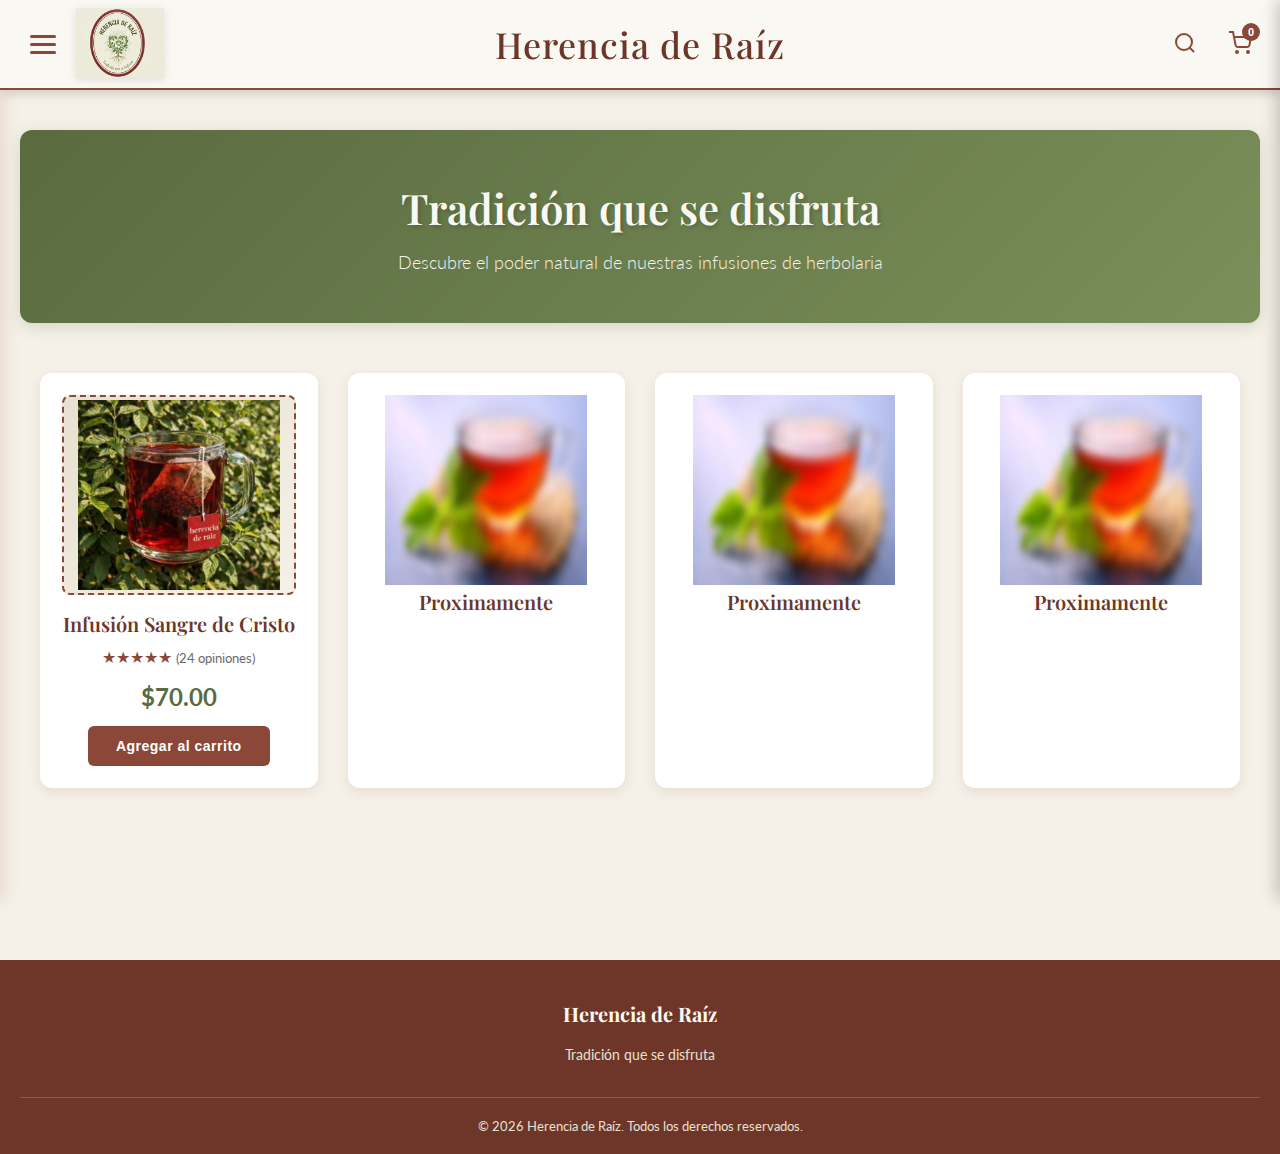
<file: index.html>
<!DOCTYPE html>
<html lang="es">
<head>
    <meta charset="UTF-8">
    <meta name="viewport" content="width=device-width, initial-scale=1.0">
    <title>Herencia de Raíz - Herbolaria Natural</title>
    <link rel="stylesheet" href="styles.css">
    <link href="https://fonts.googleapis.com/css2?family=Playfair+Display:wght@400;500;600&family=Lato:wght@300;400;700&display=swap" rel="stylesheet">
</head>
<body>

<!-- TOGGLE -->
<input type="checkbox" id="menu-toggle">

<header class="header">
    <label for="menu-toggle" class="hamburger">
        <span></span>
        <span></span>
        <span></span>
    </label>

    <div class="logo">
        <img src="logo2.jpg" alt="Herencia de Raíz Logo">
    </div>

    <h1 class="titulo">Herencia de Raíz</h1>

    <div class="header-icons">
        <button class="icon-btn" id="search-btn" title="Buscar productos">
            <svg width="24" height="24" viewBox="0 0 24 24" fill="none" stroke="currentColor" stroke-width="2">
                <circle cx="11" cy="11" r="8"></circle>
                <path d="m21 21-4.35-4.35"></path>
            </svg>
        </button>
        <button class="icon-btn" id="cart-btn" title="Carrito de compras">
            <svg width="24" height="24" viewBox="0 0 24 24" fill="none" stroke="currentColor" stroke-width="2">
                <circle cx="9" cy="21" r="1"></circle>
                <circle cx="20" cy="21" r="1"></circle>
                <path d="M1 1h4l2.68 13.39a2 2 0 0 0 2 1.61h9.72a2 2 0 0 0 2-1.61L23 6H6"></path>
            </svg>
            <span class="cart-count" id="cart-count">0</span>
        </button>
    </div>
</header>

<nav class="side-menu">
    <a href="index.html">PRODUCTOS</a>
    <a href="quienes.html">QUIÉNES SOMOS</a>
    <a href="contactanos.html">CONTÁCTANOS</a>
</nav>

<!-- BARRA DE BÚSQUEDA -->
<div class="search-bar" id="search-bar">
    <div class="search-container">
        <input type="text" id="search-input" placeholder="Buscar productos...">
        <button class="search-close" id="search-close">✕</button>
    </div>
</div>

<!-- CARRITO LATERAL -->
<div class="cart-sidebar" id="cart-sidebar">
    <div class="cart-header">
        <h3>Carrito de Compras</h3>
        <button class="cart-close" id="cart-close">✕</button>
    </div>
    <div class="cart-items" id="cart-items">
        <p class="empty-cart">Tu carrito está vacío</p>
    </div>
    <div class="cart-footer">
        <div class="cart-total">
            <span>Total:</span>
            <span id="cart-total">$0.00</span>
        </div>
        <button class="btn-checkout" id="btn-checkout">Proceder al pago</button>
    </div>
</div>

<!-- OVERLAY -->
<div class="overlay" id="overlay"></div>

<!-- MODAL DE CONFIRMACIÓN -->
<div class="modal" id="confirmation-modal">
    <div class="modal-content">
        <h3>Confirmación de compra</h3>
        <p>¿Deseas confirmar tu compra?</p>
        <div class="modal-buttons">
            <button class="btn-modal btn-cancel" id="btn-cancel">Cancelar</button>
            <button class="btn-modal btn-confirm" id="btn-confirm">Confirmar</button>
        </div>
    </div>
</div>

<!-- MODAL DE ÉXITO -->
<div class="modal" id="success-modal">
    <div class="modal-content success">
        <div class="success-icon">✓</div>
        <h3>¡Compra realizada exitosamente!</h3>
        <p>Gracias por tu compra. Recibirás un correo con los detalles.</p>
        <button class="btn-modal btn-confirm" id="btn-close-success">Aceptar</button>
    </div>
</div>

<main class="main">
    <section class="hero">
        <h2>Tradición que se disfruta</h2>
        <p>Descubre el poder natural de nuestras infusiones de herbolaria</p>
    </section>

    <section class="products">
        <div class="product" data-name="Infusión Sangre de Cristo" data-price="70.00">
            <div class="img">
                <img src="producto1.png" alt="Infusión" width="202" height="190">
            </div>
            <h4>Infusión Sangre de Cristo</h4>
            <p class="rating">★★★★★ <span>(24 opiniones)</span></p>
            <p class="price">$70.00</p>
            <button class="btn-add">Agregar al carrito</button>
        </div>

        <div class="product" data-name="Té Herbal Premium" data-price="0.0">
           <img src="producto2.jpeg" alt="Infusión" width="202" height="190">
            <h4>Proximamente</h4>
            <p class="rating"><span></span></p>
             <!--  <p class="price">$75.00</p> 
            <button class="btn-add">Agregar al carrito</button>-->
        </div>

        <div class="product" data-name="SN" data-price="0.00">
        <img src="producto2.jpeg" alt="Infusión" width="202" height="190">
            <h4>Proximamente</h4>
            <p class="rating"><span></span></p>
            <!--  <p class="price">$75.00</p> 
            <button class="btn-add">Agregar al carrito</button>-->
        </div>

        <div class="product" data-name="SN" data-price="0.00">
             <img src="producto2.jpeg" alt="Infusión" width="202" height="190">
            <h4>Proximamente</h4>
            <p class="rating"><span></span></p>
            <!--  <p class="price">$75.00</p> 
            <button class="btn-add">Agregar al carrito</button>-->
        </div>
    </section>
</main>

<footer class="footer">
    <div class="footer-content">
        <div class="footer-section">
            <h3>Herencia de Raíz</h3>
            <p>Tradición que se disfruta</p>
        </div>

    </div>
    <div class="footer-bottom">
        <p>&copy; 2026 Herencia de Raíz. Todos los derechos reservados.</p>
    </div>
</footer>

<script>
// ========== CARRITO DE COMPRAS ==========
let cart = [];

// Elementos
const cartBtn = document.getElementById('cart-btn');
const cartSidebar = document.getElementById('cart-sidebar');
const cartClose = document.getElementById('cart-close');
const cartItems = document.getElementById('cart-items');
const cartCount = document.getElementById('cart-count');
const cartTotal = document.getElementById('cart-total');
const overlay = document.getElementById('overlay');
const addToCartBtns = document.querySelectorAll('.btn-add');

// Abrir/cerrar carrito
cartBtn.addEventListener('click', () => {
    cartSidebar.classList.add('active');
    overlay.classList.add('active');
});

cartClose.addEventListener('click', closeCart);
overlay.addEventListener('click', () => {
    closeCart();
    closeSearch();
});

function closeCart() {
    cartSidebar.classList.remove('active');
    overlay.classList.remove('active');
}

// Agregar al carrito
addToCartBtns.forEach(btn => {
    btn.addEventListener('click', (e) => {
        const productEl = e.target.closest('.product');
        const name = productEl.getAttribute('data-name');
        const price = parseFloat(productEl.getAttribute('data-price'));
        
        addToCart(name, price);
    });
});

function addToCart(name, price) {
    const existingItem = cart.find(item => item.name === name);
    
    if (existingItem) {
        existingItem.quantity++;
    } else {
        cart.push({ name, price, quantity: 1 });
    }
    
    updateCart();
}

function removeFromCart(index) {
    cart.splice(index, 1);
    updateCart();
}

function updateCart() {
    cartCount.textContent = cart.reduce((sum, item) => sum + item.quantity, 0);
    
    if (cart.length === 0) {
        cartItems.innerHTML = '<p class="empty-cart">Tu carrito está vacío</p>';
        cartTotal.textContent = '$0.00';
        return;
    }
    
    let total = 0;
    cartItems.innerHTML = cart.map((item, index) => {
        const itemTotal = item.price * item.quantity;
        total += itemTotal;
        return `
            <div class="cart-item">
                <div class="cart-item-info">
                    <h4>${item.name}</h4>
                    <p>$${item.price.toFixed(2)} x ${item.quantity}</p>
                </div>
                <div class="cart-item-actions">
                    <span class="cart-item-total">$${itemTotal.toFixed(2)}</span>
                    <button class="cart-item-remove" onclick="removeFromCart(${index})">✕</button>
                </div>
            </div>
        `;
    }).join('');
    
    cartTotal.textContent = `$${total.toFixed(2)}`;
}

// ========== BUSCADOR ==========
const searchBtn = document.getElementById('search-btn');
const searchBar = document.getElementById('search-bar');
const searchInput = document.getElementById('search-input');
const searchClose = document.getElementById('search-close');
const products = document.querySelectorAll('.product');

searchBtn.addEventListener('click', () => {
    searchBar.classList.add('active');
    searchInput.focus();
});

searchClose.addEventListener('click', closeSearch);

function closeSearch() {
    searchBar.classList.remove('active');
    searchInput.value = '';
    products.forEach(p => p.style.display = 'block');
}

searchInput.addEventListener('input', (e) => {
    const searchTerm = e.target.value.toLowerCase();
    
    products.forEach(product => {
        const productName = product.getAttribute('data-name').toLowerCase();
        if (productName.includes(searchTerm)) {
            product.style.display = 'block';
        } else {
            product.style.display = 'none';
        }
    });
});

// ========== PROCEDER AL PAGO ==========
const checkoutBtn = document.getElementById('btn-checkout');
const confirmationModal = document.getElementById('confirmation-modal');
const successModal = document.getElementById('success-modal');
const btnCancel = document.getElementById('btn-cancel');
const btnConfirm = document.getElementById('btn-confirm');
const btnCloseSuccess = document.getElementById('btn-close-success');

checkoutBtn.addEventListener('click', () => {
    // Verificar que hay productos en el carrito
    if (cart.length === 0) {
        alert('Tu carrito está vacío. Agrega productos antes de proceder al pago.');
        return;
    }
    
    // Mostrar modal de confirmación
    confirmationModal.classList.add('active');
    overlay.classList.add('active');
});

// Botón Cancelar en modal de confirmación
btnCancel.addEventListener('click', () => {
    confirmationModal.classList.remove('active');
    overlay.classList.remove('active');
});

// Botón Confirmar en modal de confirmación
btnConfirm.addEventListener('click', () => {
    // Ocultar modal de confirmación
    confirmationModal.classList.remove('active');
    
    // Mostrar modal de éxito
    successModal.classList.add('active');
    
    // Vaciar el carrito
    cart = [];
    updateCart();
    
    // Cerrar el carrito
    closeCart();
});

// Botón Aceptar en modal de éxito
btnCloseSuccess.addEventListener('click', () => {
    successModal.classList.remove('active');
    overlay.classList.remove('active');
});


</script>

</body>
</html>
</file>
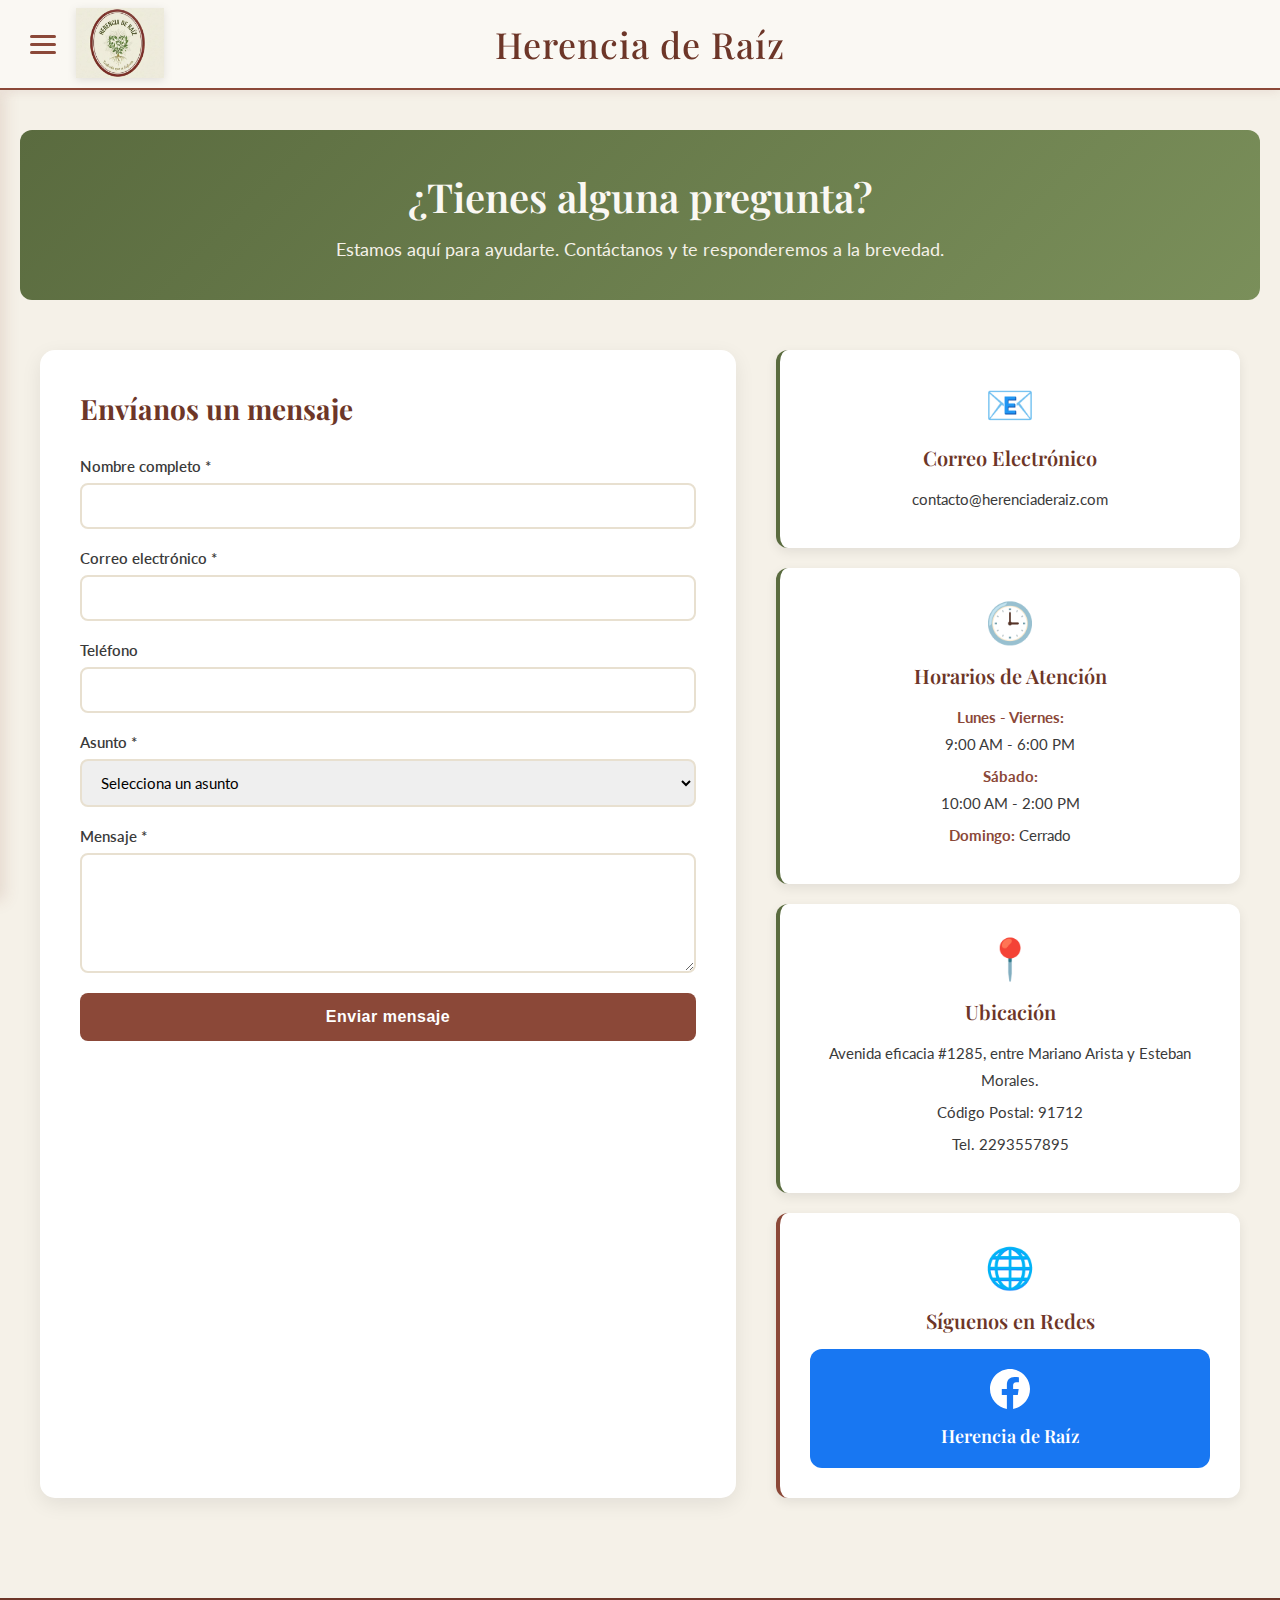
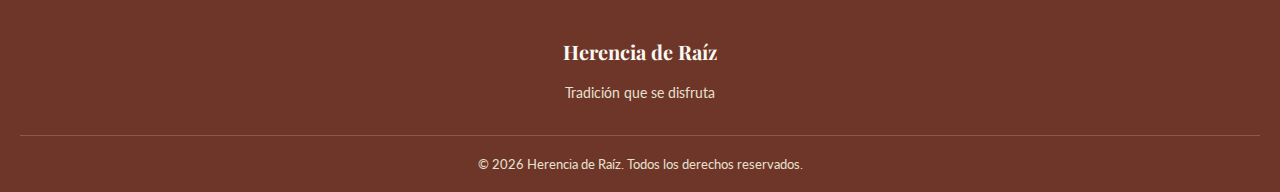
<file: contactanos.html>
<!DOCTYPE html>
<html lang="es">
<head>
    <meta charset="UTF-8">
    <meta name="viewport" content="width=device-width, initial-scale=1.0">
    <title>Contáctanos - Herencia de Raíz</title>
    <link rel="stylesheet" href="styles.css">
    <link href="https://fonts.googleapis.com/css2?family=Playfair+Display:wght@400;500;600&family=Lato:wght@300;400;700&display=swap" rel="stylesheet">
</head>
<body>

<!-- TOGGLE -->
<input type="checkbox" id="menu-toggle">

<header class="header">
    <label for="menu-toggle" class="hamburger">
        <span></span>
        <span></span>
        <span></span>
    </label>

    <div class="logo">
        <img src="logo2.jpg" alt="Herencia de Raíz Logo">
    </div>

    <h1 class="titulo">Herencia de Raíz</h1>
</header>

<nav class="side-menu">
    <a href="index.html">PRODUCTOS</a>
    <a href="quienes.html">QUIÉNES SOMOS</a>
    <a href="contactanos.html">CONTÁCTANOS</a>
</nav>

<main class="main">
    <!-- TÍTULO PRINCIPAL -->
    <section class="contacto-hero">
        <h2>¿Tienes alguna pregunta?</h2>
        <p>Estamos aquí para ayudarte. Contáctanos y te responderemos a la brevedad.</p>
    </section>

    <!-- CONTENEDOR PRINCIPAL -->
    <div class="contacto-container">
        
        <!-- FORMULARIO DE CONTACTO -->
        <section class="formulario-section">
            <h3>Envíanos un mensaje</h3>
            <form id="contact-form" class="contact-form">
                <div class="form-group">
                    <label for="nombre">Nombre completo *</label>
                    <input type="text" id="nombre" name="nombre" required>
                </div>

                <div class="form-group">
                    <label for="email">Correo electrónico *</label>
                    <input type="email" id="email" name="email" required>
                </div>

                <div class="form-group">
                    <label for="telefono">Teléfono</label>
                    <input type="tel" id="telefono" name="telefono">
                </div>

                <div class="form-group">
                    <label for="asunto">Asunto *</label>
                    <select id="asunto" name="asunto" required>
                        <option value="">Selecciona un asunto</option>
                        <option value="consulta">Consulta sobre productos</option>
                        <option value="pedido">Estado de mi pedido</option>
                        <option value="sugerencia">Sugerencias</option>
                        <option value="otro">Otro</option>
                    </select>
                </div>

                <div class="form-group">
                    <label for="mensaje">Mensaje *</label>
                    <textarea id="mensaje" name="mensaje" rows="5" required></textarea>
                </div>

                <button type="submit" class="btn-submit">Enviar mensaje</button>
            </form>
            <div id="form-message" class="form-message"></div>
        </section>

        <!-- INFORMACIÓN DE CONTACTO -->
        <aside class="info-contacto">
            
            <!-- DATOS DE CONTACTO -->
            <div class="contacto-card">
                <div class="contacto-icon">📧</div>
                <h4>Correo Electrónico</h4>
                <p>contacto@herenciaderaiz.com</p>
            </div>

            <div class="contacto-card">
                <div class="contacto-icon">🕒</div>
                <h4>Horarios de Atención</h4>
                <p><strong>Lunes - Viernes:</strong><br>9:00 AM - 6:00 PM</p>
                <p><strong>Sábado:</strong><br>10:00 AM - 2:00 PM</p>
                <p><strong>Domingo:</strong> Cerrado</p>
            </div>

            <!-- UBICACIÓN -->
            <div class="contacto-card">
                <div class="contacto-icon">📍</div>
                <h4>Ubicación</h4>
                <p>Avenida eficacia #1285, entre Mariano Arista y Esteban Morales.</p>
                <p>Código Postal: 91712</p>
                <p>Tel. 2293557895</p>
            </div>

            <!-- REDES SOCIALES -->
            <div class="contacto-card redes-sociales">
                <div class="contacto-icon">🌐</div>
                <h4>Síguenos en Redes</h4>
                <div class="social-links">
                    <a href="https://www.facebook.com/share/179n9zHJHi/?mibextid=wwXIfr" class="social-card facebook-card" title="Facebook" target="_blank">
                        <svg width="40" height="40" viewBox="0 0 24 24" fill="currentColor">
                            <path d="M24 12.073c0-6.627-5.373-12-12-12s-12 5.373-12 12c0 5.99 4.388 10.954 10.125 11.854v-8.385H7.078v-3.47h3.047V9.43c0-3.007 1.792-4.669 4.533-4.669 1.312 0 2.686.235 2.686.235v2.953H15.83c-1.491 0-1.956.925-1.956 1.874v2.25h3.328l-.532 3.47h-2.796v8.385C19.612 23.027 24 18.062 24 12.073z"/>
                        </svg>
                        <span>Herencia de Raíz</span>
                    </a>
                </div>
            </div>

        </aside>
    </div>
</main>

<footer class="footer">
    <div class="footer-content">
        <div class="footer-section">
            <h3>Herencia de Raíz</h3>
            <p>Tradición que se disfruta</p>
        </div>

    </div>
    <div class="footer-bottom">
        <p>&copy; 2026 Herencia de Raíz. Todos los derechos reservados.</p>
    </div>
</footer>

<script>
// Validación y envío del formulario
document.getElementById('contact-form').addEventListener('submit', function(e) {
    e.preventDefault();
    
    const formMessage = document.getElementById('form-message');
    const nombre = document.getElementById('nombre').value;
    
    // Simulación de envío exitoso
    formMessage.innerHTML = `
        <div class="success-message">
            <strong>¡Gracias, ${nombre}!</strong><br>
            Tu mensaje ha sido enviado exitosamente. Nos pondremos en contacto contigo pronto.
        </div>
    `;
    
    // Limpiar formulario
    this.reset();
    
    // Ocultar mensaje después de 5 segundos
    setTimeout(() => {
        formMessage.innerHTML = '';
    }, 5000);
});
</script>

</body>
</html>
</file>
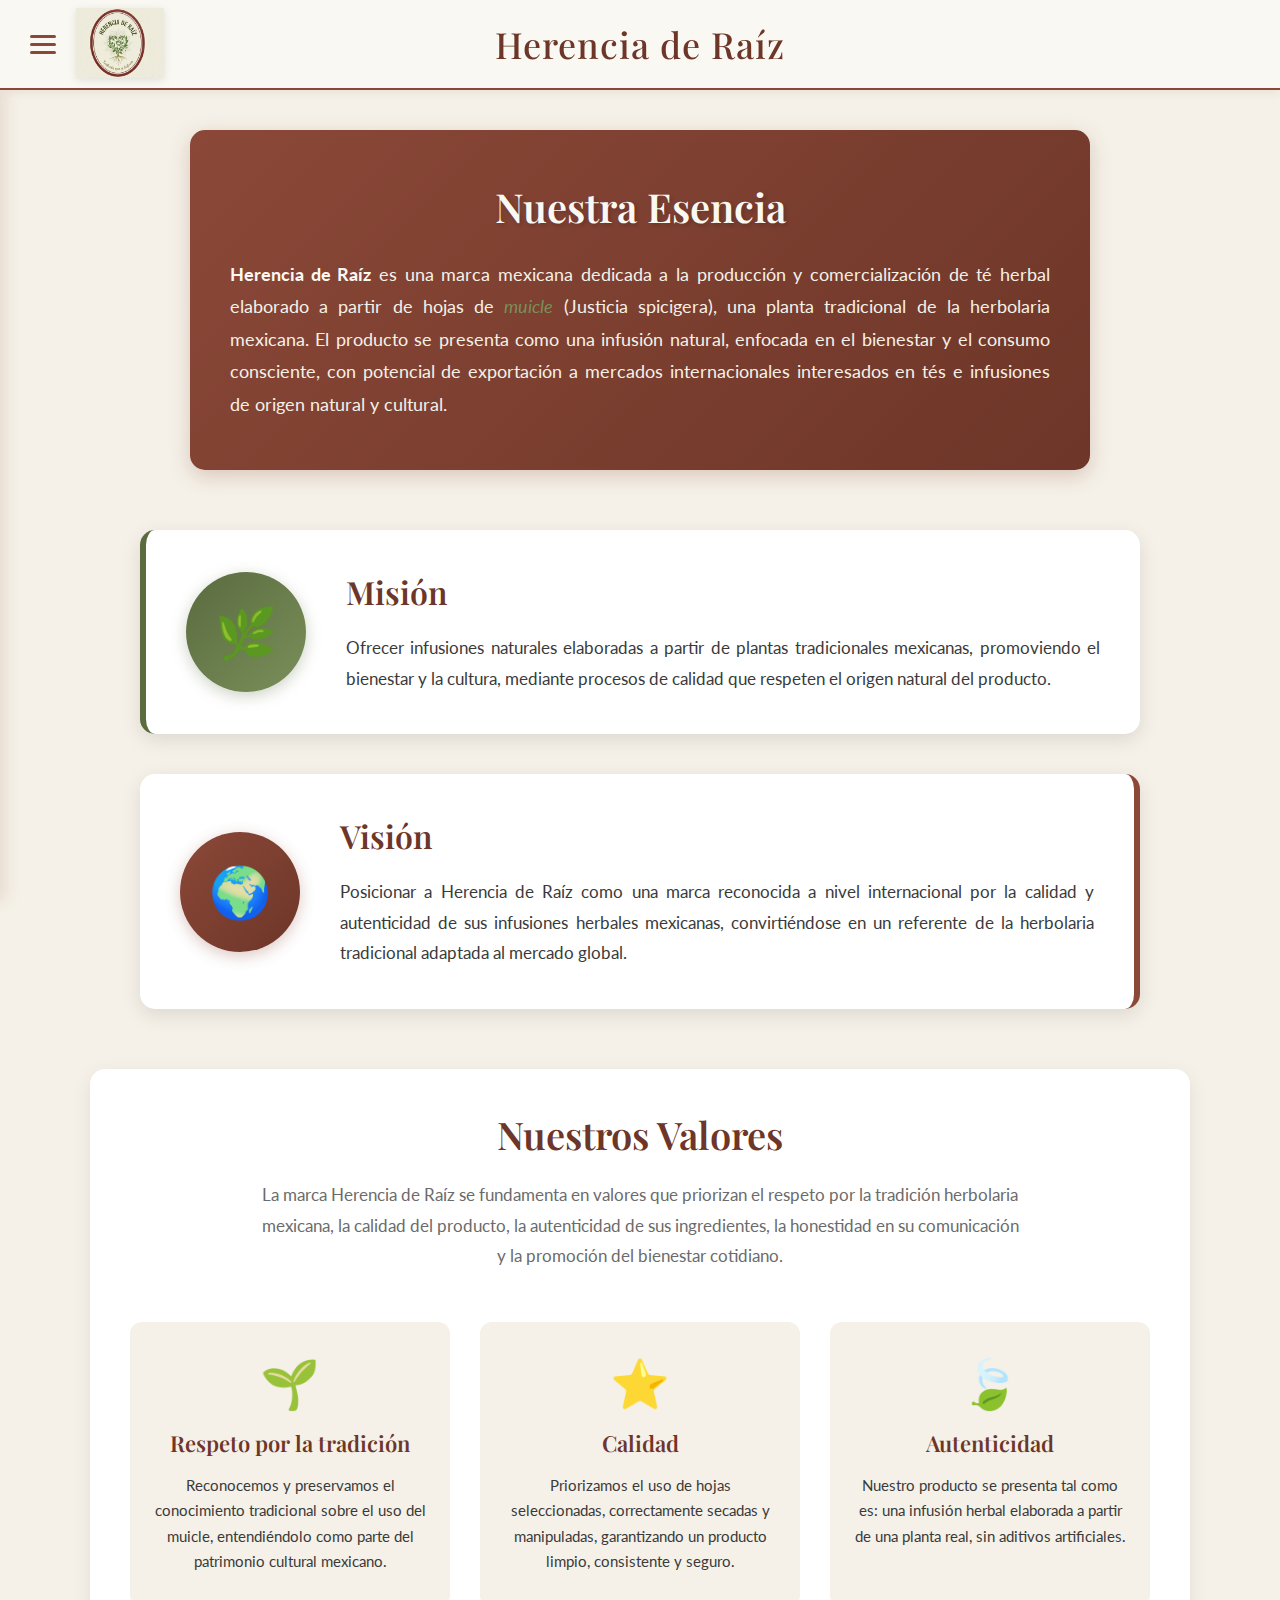
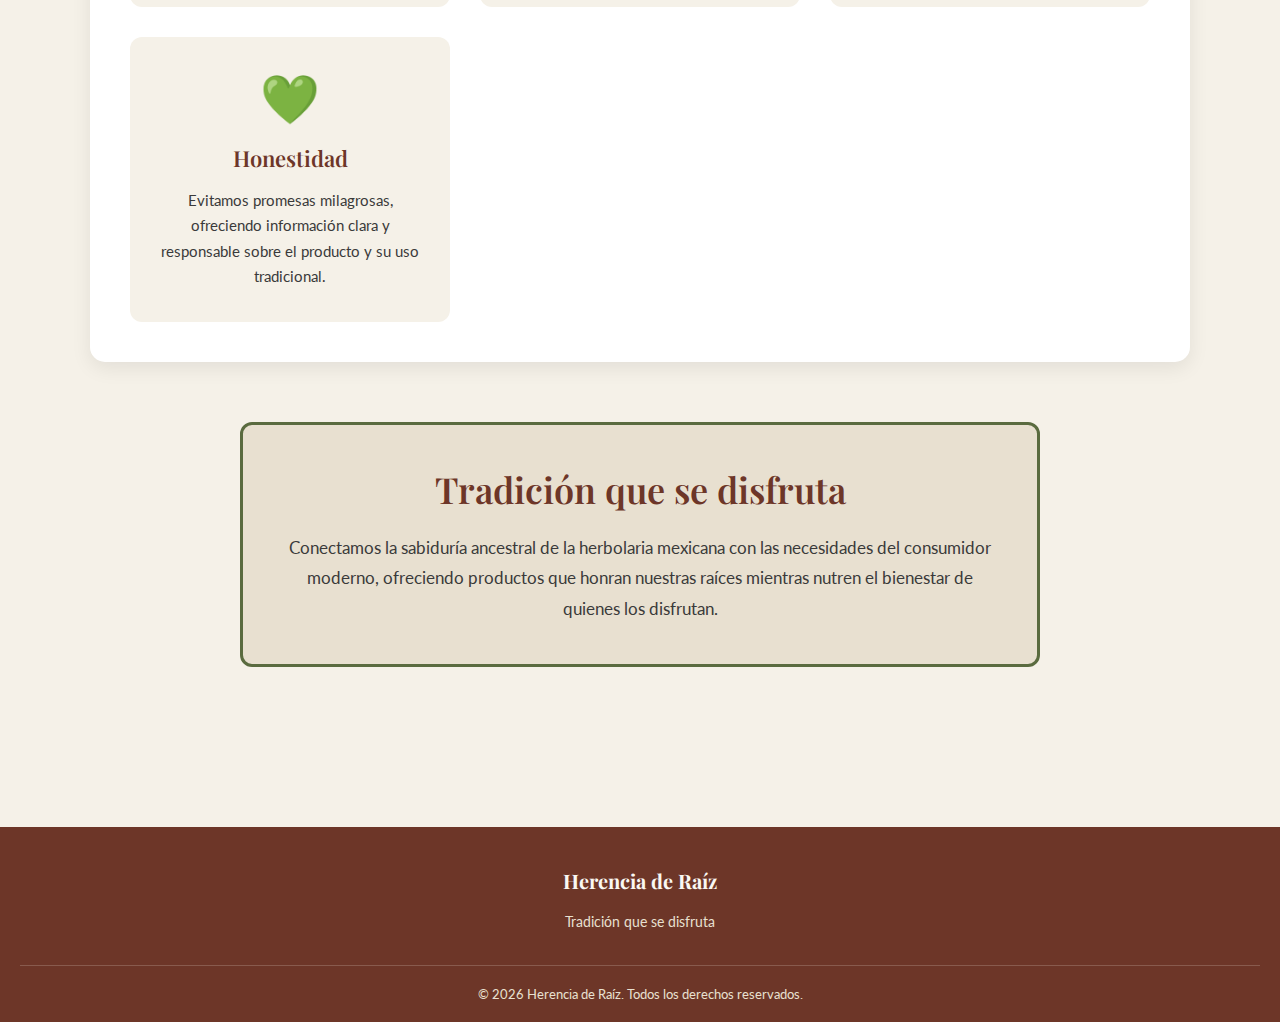
<file: quienes.html>
<!DOCTYPE html>
<html lang="es">
<head>
    <meta charset="UTF-8">
    <meta name="viewport" content="width=device-width, initial-scale=1.0">
    <title>Quiénes Somos - Herencia de Raíz</title>
    <link rel="stylesheet" href="styles.css">
    <link href="https://fonts.googleapis.com/css2?family=Playfair+Display:wght@400;500;600&family=Lato:wght@300;400;700&display=swap" rel="stylesheet">
</head>
<body>

<!-- TOGGLE -->
<input type="checkbox" id="menu-toggle">

<header class="header">
    <label for="menu-toggle" class="hamburger">
        <span></span>
        <span></span>
        <span></span>
    </label>

    <div class="logo">
        <img src="logo2.jpg" alt="Herencia de Raíz Logo">
    </div>

    <h1 class="titulo">Herencia de Raíz</h1>
</header>

<nav class="side-menu">
    <a href="index.html">PRODUCTOS</a>
    <a href="quienes.html">QUIÉNES SOMOS</a>
    <a href="contactanos.html">CONTÁCTANOS</a>
</nav>

<main class="main">
    <!-- OBJETIVO CENTRADO -->
    <section class="objetivo-section">
        <div class="objetivo-content">
            <h2>Nuestra Esencia</h2>
            <p class="objetivo-text">
                <strong>Herencia de Raíz</strong> es una marca mexicana dedicada a la producción y comercialización 
                de té herbal elaborado a partir de hojas de <em>muicle</em> (Justicia spicigera), una planta 
                tradicional de la herbolaria mexicana. El producto se presenta como una infusión natural, 
                enfocada en el bienestar y el consumo consciente, con potencial de exportación a mercados 
                internacionales interesados en tés e infusiones de origen natural y cultural.
            </p>
        </div>
    </section>

    <!-- MISIÓN - IZQUIERDA A DERECHA -->
    <section class="info-card left-to-right">
        <div class="card-icon">
            <div class="icon-circle">
                <span>🌿</span>
            </div>
        </div>
        <div class="card-content">
            <h3>Misión</h3>
            <p>
                Ofrecer infusiones naturales elaboradas a partir de plantas tradicionales mexicanas, 
                promoviendo el bienestar y la cultura, mediante procesos de calidad que respeten el 
                origen natural del producto.
            </p>
        </div>
    </section>

    <!-- VISIÓN - DERECHA A IZQUIERDA -->
    <section class="info-card right-to-left">
        <div class="card-content">
            <h3>Visión</h3>
            <p>
                Posicionar a Herencia de Raíz como una marca reconocida a nivel internacional por la 
                calidad y autenticidad de sus infusiones herbales mexicanas, convirtiéndose en un 
                referente de la herbolaria tradicional adaptada al mercado global.
            </p>
        </div>
        <div class="card-icon">
            <div class="icon-circle">
                <span>🌍</span>
            </div>
        </div>
    </section>

    <!-- SECCIÓN DE VALORES -->
    <section class="valores-section">
        <h2>Nuestros Valores</h2>
        <p class="valores-intro">
            La marca Herencia de Raíz se fundamenta en valores que priorizan el respeto por la 
            tradición herbolaria mexicana, la calidad del producto, la autenticidad de sus ingredientes, 
            la honestidad en su comunicación y la promoción del bienestar cotidiano.
        </p>
        
        <div class="valores-grid">
            <div class="valor-item">
                <div class="valor-icon">🌱</div>
                <h4>Respeto por la tradición</h4>
                <p>Reconocemos y preservamos el conocimiento tradicional sobre el uso del muicle, 
                entendiéndolo como parte del patrimonio cultural mexicano.</p>
            </div>

            <div class="valor-item">
                <div class="valor-icon">⭐</div>
                <h4>Calidad</h4>
                <p>Priorizamos el uso de hojas seleccionadas, correctamente secadas y manipuladas, 
                garantizando un producto limpio, consistente y seguro.</p>
            </div>

            <div class="valor-item">
                <div class="valor-icon">🍃</div>
                <h4>Autenticidad</h4>
                <p>Nuestro producto se presenta tal como es: una infusión herbal elaborada a partir 
                de una planta real, sin aditivos artificiales.</p>
            </div>

            <div class="valor-item">
                <div class="valor-icon">💚</div>
                <h4>Honestidad</h4>
                <p>Evitamos promesas milagrosas, ofreciendo información clara y responsable sobre 
                el producto y su uso tradicional.</p>
            </div>
        </div>
    </section>

    <!-- SECCIÓN ADICIONAL: TRADICIÓN -->
    <section class="tradicion-section">
        <h2>Tradición que se disfruta</h2>
        <p>
            Conectamos la sabiduría ancestral de la herbolaria mexicana con las necesidades del 
            consumidor moderno, ofreciendo productos que honran nuestras raíces mientras nutren 
            el bienestar de quienes los disfrutan.
        </p>
    </section>
</main>

<footer class="footer">
    <div class="footer-content">
        <div class="footer-section">
            <h3>Herencia de Raíz</h3>
            <p>Tradición que se disfruta</p>
        </div>

    </div>
    <div class="footer-bottom">
        <p>&copy; 2026 Herencia de Raíz. Todos los derechos reservados.</p>
    </div>
</footer>

</body>
</html>
</file>
<file: styles.css>
/* ================= RESET Y FUENTES ================= */
* {
    margin: 0;
    padding: 0;
    box-sizing: border-box;
}

body {
    font-family: 'Lato', sans-serif;
    background: #f5f1e8;
    color: #3a3a3a;
}

/* ================= VARIABLES DE COLOR (basadas en el logo) ================= */
:root {
    --tierra: #8b4838;
    --tierra-oscuro: #6d3628;
    --verde-oliva: #5a6b3f;
    --verde-claro: #7a8f5a;
    --beige: #f5f1e8;
    --beige-oscuro: #e8e0d0;
    --crema: #faf8f3;
    --texto-oscuro: #3a3a3a;
    --texto-claro: #6b6b6b;
}

/* ================= HEADER ================= */
.header {
    position: fixed;
    top: 0;
    width: 100%;
    height: 90px;
    background: var(--crema);
    display: flex;
    align-items: center;
    padding: 0 20px;
    z-index: 1000;
    border-bottom: 2px solid var(--tierra);
    box-shadow: 0 2px 10px rgba(139, 72, 56, 0.1);
}

.logo img {
    height: 70px;
    width: auto;
    margin-left: 10px;
    filter: drop-shadow(0 2px 4px rgba(0,0,0,0.1));
}

.titulo {
    position: absolute;
    left: 50%;
    transform: translateX(-50%);
    font-family: 'Playfair Display', serif;
    font-size: 36px;
    font-weight: 500;
    letter-spacing: 1px;
    margin: 0;
    color: var(--tierra-oscuro);
    white-space: nowrap;
}

/* ================= HEADER ICONS ================= */
.header-icons {
    margin-left: auto;
    display: flex;
    gap: 15px;
    align-items: center;
}

.icon-btn {
    position: relative;
    background: none;
    border: none;
    cursor: pointer;
    padding: 8px;
    color: var(--tierra);
    transition: all 0.3s ease;
    border-radius: 50%;
}

.icon-btn:hover {
    background: var(--beige-oscuro);
    color: var(--tierra-oscuro);
}

.cart-count {
    position: absolute;
    top: 0;
    right: 0;
    background: var(--tierra);
    color: white;
    border-radius: 50%;
    width: 18px;
    height: 18px;
    display: flex;
    align-items: center;
    justify-content: center;
    font-size: 11px;
    font-weight: bold;
}


/* ================= HAMBURGER ================= */
#menu-toggle {
    display: none;
}

/* ================= BARRA DE BÚSQUEDA ================= */
.search-bar {
    position: fixed;
    top: 90px;
    left: 0;
    right: 0;
    background: var(--crema);
    padding: 15px 20px;
    box-shadow: 0 4px 10px rgba(0,0,0,0.1);
    z-index: 950;
    transform: translateY(-100%);
    transition: transform 0.3s ease;
}

.search-bar.active {
    transform: translateY(0);
}

.search-container {
    max-width: 600px;
    margin: 0 auto;
    display: flex;
    gap: 10px;
    align-items: center;
}

#search-input {
    flex: 1;
    padding: 12px 20px;
    border: 2px solid var(--verde-oliva);
    border-radius: 25px;
    font-size: 16px;
    outline: none;
    font-family: 'Lato', sans-serif;
}

#search-input:focus {
    border-color: var(--tierra);
}

.search-close {
    background: var(--tierra);
    color: white;
    border: none;
    width: 35px;
    height: 35px;
    border-radius: 50%;
    cursor: pointer;
    font-size: 18px;
    display: flex;
    align-items: center;
    justify-content: center;
    transition: all 0.3s ease;
}

.search-close:hover {
    background: var(--tierra-oscuro);
    transform: rotate(90deg);
}

/* ================= CARRITO LATERAL ================= */
.cart-sidebar {
    position: fixed;
    top: 0;
    right: -380px;
    width: 380px;
    height: 100%;
    background: white;
    box-shadow: -4px 0 15px rgba(0,0,0,0.2);
    z-index: 1100;
    transition: right 0.3s ease;
    display: flex;
    flex-direction: column;
}

.cart-sidebar.active {
    right: 0;
}

.cart-header {
    display: flex;
    justify-content: space-between;
    align-items: center;
    padding: 20px;
    border-bottom: 2px solid var(--beige-oscuro);
    background: var(--crema);
}

.cart-header h3 {
    font-family: 'Playfair Display', serif;
    color: var(--tierra-oscuro);
    font-size: 22px;
    margin: 0;
}

.cart-close {
    background: var(--tierra);
    color: white;
    border: none;
    width: 30px;
    height: 30px;
    border-radius: 50%;
    cursor: pointer;
    font-size: 18px;
    display: flex;
    align-items: center;
    justify-content: center;
    transition: all 0.3s ease;
}

.cart-close:hover {
    background: var(--tierra-oscuro);
    transform: rotate(90deg);
}

.cart-items {
    flex: 1;
    overflow-y: auto;
    padding: 20px;
}

.empty-cart {
    text-align: center;
    color: var(--texto-claro);
    padding: 40px 20px;
    font-style: italic;
}

.cart-item {
    display: flex;
    justify-content: space-between;
    padding: 15px;
    background: var(--beige);
    border-radius: 8px;
    margin-bottom: 12px;
    border-left: 4px solid var(--verde-oliva);
}

.cart-item-info h4 {
    font-size: 16px;
    color: var(--tierra-oscuro);
    margin-bottom: 5px;
}

.cart-item-info p {
    font-size: 13px;
    color: var(--texto-claro);
}

.cart-item-actions {
    display: flex;
    flex-direction: column;
    align-items: flex-end;
    gap: 8px;
}

.cart-item-total {
    font-weight: bold;
    color: var(--verde-oliva);
    font-size: 16px;
}

.cart-item-remove {
    background: var(--tierra);
    color: white;
    border: none;
    width: 24px;
    height: 24px;
    border-radius: 50%;
    cursor: pointer;
    font-size: 14px;
    transition: all 0.3s ease;
}

.cart-item-remove:hover {
    background: var(--tierra-oscuro);
    transform: scale(1.1);
}

.cart-footer {
    padding: 20px;
    border-top: 2px solid var(--beige-oscuro);
    background: var(--crema);
}

.cart-total {
    display: flex;
    justify-content: space-between;
    font-size: 20px;
    font-weight: bold;
    color: var(--tierra-oscuro);
    margin-bottom: 15px;
}

.btn-checkout {
    width: 100%;
    background: var(--verde-oliva);
    color: white;
    border: none;
    padding: 14px;
    border-radius: 8px;
    font-weight: 600;
    font-size: 16px;
    cursor: pointer;
    transition: all 0.3s ease;
    letter-spacing: 0.5px;
}

.btn-checkout:hover {
    background: var(--verde-claro);
    transform: scale(1.02);
}

/* ================= OVERLAY ================= */
.overlay {
    position: fixed;
    top: 0;
    left: 0;
    width: 100%;
    height: 100%;
    background: rgba(0, 0, 0, 0.5);
    z-index: 850;
    opacity: 0;
    visibility: hidden;
    transition: all 0.3s ease;
}

.overlay.active {
    opacity: 1;
    visibility: visible;
}

/* ================= MODALES ================= */
.modal {
    position: fixed;
    top: 50%;
    left: 50%;
    transform: translate(-50%, -50%) scale(0.7);
    z-index: 1200;
    opacity: 0;
    visibility: hidden;
    transition: all 0.3s ease;
}

.modal.active {
    opacity: 1;
    visibility: visible;
    transform: translate(-50%, -50%) scale(1);
}

.modal-content {
    background: white;
    padding: 40px;
    border-radius: 15px;
    box-shadow: 0 10px 40px rgba(0, 0, 0, 0.3);
    text-align: center;
    max-width: 450px;
    width: 90%;
    border-top: 5px solid var(--tierra);
}

.modal-content.success {
    border-top-color: var(--verde-oliva);
}

.modal-content h3 {
    font-family: 'Playfair Display', serif;
    font-size: 26px;
    color: var(--tierra-oscuro);
    margin-bottom: 15px;
}

.modal-content p {
    font-size: 16px;
    color: var(--texto-oscuro);
    margin-bottom: 25px;
    line-height: 1.6;
}

.success-icon {
    width: 80px;
    height: 80px;
    background: var(--verde-oliva);
    color: white;
    border-radius: 50%;
    display: flex;
    align-items: center;
    justify-content: center;
    font-size: 48px;
    margin: 0 auto 20px;
    animation: scaleIn 0.5s ease;
}

@keyframes scaleIn {
    0% {
        transform: scale(0);
    }
    50% {
        transform: scale(1.1);
    }
    100% {
        transform: scale(1);
    }
}

.modal-buttons {
    display: flex;
    gap: 15px;
    justify-content: center;
}

.btn-modal {
    padding: 12px 30px;
    border: none;
    border-radius: 8px;
    font-weight: 600;
    font-size: 15px;
    cursor: pointer;
    transition: all 0.3s ease;
    letter-spacing: 0.5px;
    font-family: 'Lato', sans-serif;
}

.btn-cancel {
    background: var(--beige-oscuro);
    color: var(--texto-oscuro);
}

.btn-cancel:hover {
    background: #d8d0c0;
    transform: translateY(-2px);
}

.btn-confirm {
    background: var(--tierra);
    color: white;
}

.btn-confirm:hover {
    background: var(--tierra-oscuro);
    transform: translateY(-2px);
    box-shadow: 0 4px 12px rgba(139, 72, 56, 0.3);
}




.hamburger {
    cursor: pointer;
    display: flex;
    flex-direction: column;
    gap: 5px;
    z-index: 1100;
    padding: 10px;
}

.hamburger span {
    width: 26px;
    height: 3px;
    background: var(--tierra);
    transition: 0.3s;
    border-radius: 2px;
}

.hamburger:hover span {
    background: var(--tierra-oscuro);
}

/* ================= SIDE MENU ================= */
.side-menu {
    position: fixed;
    top: 90px;
    left: -260px;
    width: 260px;
    height: calc(100% - 90px);
    background: var(--crema);
    padding-top: 30px;
    transition: 0.3s ease;
    box-shadow: 4px 0 15px rgba(139, 72, 56, 0.15);
    z-index: 900;
    border-right: 2px solid var(--tierra);
}

.side-menu a {
    display: block;
    padding: 18px 25px;
    text-decoration: none;
    color: var(--texto-oscuro);
    font-weight: 600;
    font-size: 15px;
    letter-spacing: 0.5px;
    transition: all 0.3s ease;
    border-left: 4px solid transparent;
}

.side-menu a:hover {
    background: var(--verde-oliva);
    color: white;
    border-left: 4px solid var(--tierra);
    padding-left: 30px;
}

/* ================= MENU OPEN ================= */
#menu-toggle:checked ~ .side-menu {
    left: 0;
}

#menu-toggle:checked + .header .hamburger span:nth-child(1) {
    transform: rotate(45deg) translate(7px, 7px);
    background: var(--tierra-oscuro);
}

#menu-toggle:checked + .header .hamburger span:nth-child(2) {
    opacity: 0;
}

#menu-toggle:checked + .header .hamburger span:nth-child(3) {
    transform: rotate(-45deg) translate(7px, -7px);
    background: var(--tierra-oscuro);
}

/* ================= MAIN CONTENT ================= */
.main {
    margin-top: 90px;
    padding: 40px 20px;
    min-height: calc(100vh - 90px);
}

/* ================= HERO SECTION ================= */
.hero {
    text-align: center;
    padding: 50px 20px;
    background: linear-gradient(135deg, var(--verde-oliva) 0%, var(--verde-claro) 100%);
    border-radius: 12px;
    margin-bottom: 50px;
    box-shadow: 0 4px 15px rgba(90, 107, 63, 0.2);
}

.hero h2 {
    font-family: 'Playfair Display', serif;
    font-size: 42px;
    color: var(--crema);
    margin-bottom: 15px;
    font-weight: 600;
    text-shadow: 2px 2px 4px rgba(0,0,0,0.2);
}

.hero p {
    font-size: 18px;
    color: var(--beige);
    font-weight: 300;
}

/* ================= PRODUCT GRID ================= */
.products {
    display: grid;
    grid-template-columns: repeat(auto-fit, minmax(250px, 1fr));
    gap: 30px;
    max-width: 1200px;
    margin: 0 auto;
}

.product {
    background: white;
    padding: 20px;
    text-align: center;
    border-radius: 12px;
    box-shadow: 0 4px 12px rgba(139, 72, 56, 0.12);
    transition: all 0.3s ease;
    border: 2px solid transparent;
}

.product:hover {
    transform: translateY(-8px);
    box-shadow: 0 8px 25px rgba(139, 72, 56, 0.2);
    border: 2px solid var(--verde-oliva);
}

.product .img {
    width: 100%;
    height: 200px;
    background: linear-gradient(135deg, var(--beige-oscuro) 0%, var(--beige) 100%);
    margin-bottom: 15px;
    border-radius: 8px;
    display: flex;
    align-items: center;
    justify-content: center;
    font-size: 14px;
    color: var(--texto-claro);
    border: 2px dashed var(--tierra);
}

.product h4 {
    font-family: 'Playfair Display', serif;
    font-size: 20px;
    color: var(--tierra-oscuro);
    margin-bottom: 10px;
    font-weight: 600;
}

.product .rating {
    color: var(--tierra);
    font-size: 16px;
    margin-bottom: 8px;
}

.product .rating span {
    color: var(--texto-claro);
    font-size: 13px;
}

.product .price {
    font-size: 24px;
    color: var(--verde-oliva);
    font-weight: bold;
    margin: 15px 0;
}

.btn-add {
    background: var(--tierra);
    color: white;
    border: none;
    padding: 12px 28px;
    border-radius: 6px;
    font-weight: 600;
    font-size: 14px;
    cursor: pointer;
    transition: all 0.3s ease;
    letter-spacing: 0.5px;
}

.btn-add:hover {
    background: var(--tierra-oscuro);
    transform: scale(1.05);
    box-shadow: 0 4px 12px rgba(139, 72, 56, 0.3);
}

/* ================= PÁGINA QUIÉNES SOMOS ================= */

/* OBJETIVO CENTRADO */
.objetivo-section {
    max-width: 900px;
    margin: 0 auto 60px;
    text-align: center;
}

.objetivo-content {
    background: linear-gradient(135deg, var(--tierra) 0%, var(--tierra-oscuro) 100%);
    padding: 50px 40px;
    border-radius: 15px;
    box-shadow: 0 6px 20px rgba(139, 72, 56, 0.25);
}

.objetivo-content h2 {
    font-family: 'Playfair Display', serif;
    font-size: 40px;
    color: var(--crema);
    margin-bottom: 25px;
    font-weight: 600;
    text-shadow: 2px 2px 4px rgba(0,0,0,0.2);
}

.objetivo-text {
    color: var(--beige);
    font-size: 18px;
    line-height: 1.8;
    text-align: justify;
}

.objetivo-text strong {
    color: var(--crema);
    font-weight: 700;
}

.objetivo-text em {
    color: var(--verde-claro);
    font-style: italic;
}

/* TARJETAS MISIÓN Y VISIÓN */
.info-card {
    display: flex;
    align-items: center;
    gap: 40px;
    max-width: 1000px;
    margin: 40px auto;
    background: white;
    padding: 40px;
    border-radius: 15px;
    box-shadow: 0 6px 20px rgba(0, 0, 0, 0.1);
    transition: all 0.3s ease;
}

.info-card:hover {
    transform: translateY(-5px);
    box-shadow: 0 10px 30px rgba(90, 107, 63, 0.2);
}

/* IZQUIERDA A DERECHA (Icono - Contenido) */
.left-to-right {
    flex-direction: row;
    border-left: 6px solid var(--verde-oliva);
}

/* DERECHA A IZQUIERDA (Contenido - Icono) */
.right-to-left {
    flex-direction: row-reverse;
    border-right: 6px solid var(--tierra);
}

.card-icon {
    flex-shrink: 0;
}

.icon-circle {
    width: 120px;
    height: 120px;
    background: linear-gradient(135deg, var(--verde-oliva) 0%, var(--verde-claro) 100%);
    border-radius: 50%;
    display: flex;
    align-items: center;
    justify-content: center;
    font-size: 50px;
    box-shadow: 0 4px 15px rgba(90, 107, 63, 0.3);
}

.right-to-left .icon-circle {
    background: linear-gradient(135deg, var(--tierra) 0%, var(--tierra-oscuro) 100%);
    box-shadow: 0 4px 15px rgba(139, 72, 56, 0.3);
}

.card-content h3 {
    font-family: 'Playfair Display', serif;
    font-size: 32px;
    color: var(--tierra-oscuro);
    margin-bottom: 20px;
    font-weight: 600;
}

.card-content p {
    font-size: 17px;
    line-height: 1.8;
    color: var(--texto-oscuro);
    text-align: justify;
}

/* SECCIÓN TRADICIÓN */
.tradicion-section {
    max-width: 800px;
    margin: 60px auto;
    text-align: center;
    padding: 40px;
    background: var(--beige-oscuro);
    border-radius: 12px;
    border: 3px solid var(--verde-oliva);
}

.tradicion-section h2 {
    font-family: 'Playfair Display', serif;
    font-size: 36px;
    color: var(--tierra-oscuro);
    margin-bottom: 20px;
    font-weight: 600;
}

.tradicion-section p {
    font-size: 17px;
    line-height: 1.8;
    color: var(--texto-oscuro);
}

/* SECCIÓN DE VALORES */
.valores-section {
    max-width: 1100px;
    margin: 60px auto;
    padding: 40px;
    background: white;
    border-radius: 15px;
    box-shadow: 0 6px 20px rgba(0, 0, 0, 0.08);
}

.valores-section h2 {
    font-family: 'Playfair Display', serif;
    font-size: 38px;
    color: var(--tierra-oscuro);
    text-align: center;
    margin-bottom: 20px;
    font-weight: 600;
}

.valores-intro {
    text-align: center;
    font-size: 17px;
    line-height: 1.8;
    color: var(--texto-claro);
    max-width: 800px;
    margin: 0 auto 50px;
    padding: 0 20px;
}

.valores-grid {
    display: grid;
    grid-template-columns: repeat(auto-fit, minmax(240px, 1fr));
    gap: 30px;
}

.valor-item {
    background: var(--beige);
    padding: 30px 20px;
    border-radius: 12px;
    text-align: center;
    transition: all 0.3s ease;
    border: 2px solid transparent;
}

.valor-item:hover {
    transform: translateY(-8px);
    border: 2px solid var(--verde-oliva);
    box-shadow: 0 8px 20px rgba(90, 107, 63, 0.15);
}

.valor-icon {
    font-size: 48px;
    margin-bottom: 15px;
}

.valor-item h4 {
    font-family: 'Playfair Display', serif;
    font-size: 22px;
    color: var(--tierra-oscuro);
    margin-bottom: 15px;
    font-weight: 600;
}

.valor-item p {
    font-size: 15px;
    line-height: 1.7;
    color: var(--texto-oscuro);
}


/* ================= PÁGINA CONTACTO ================= */

/* Hero Contacto */
.contacto-hero {
    text-align: center;
    padding: 40px 20px;
    background: linear-gradient(135deg, var(--verde-oliva) 0%, var(--verde-claro) 100%);
    border-radius: 12px;
    margin-bottom: 50px;
}

.contacto-hero h2 {
    font-family: 'Playfair Display', serif;
    font-size: 40px;
    color: var(--crema);
    margin-bottom: 15px;
    font-weight: 600;
}

.contacto-hero p {
    font-size: 18px;
    color: var(--beige);
}

/* Contenedor principal */
.contacto-container {
    display: grid;
    grid-template-columns: 1.5fr 1fr;
    gap: 40px;
    max-width: 1200px;
    margin: 0 auto;
}

/* Formulario */
.formulario-section {
    background: white;
    padding: 40px;
    border-radius: 15px;
    box-shadow: 0 6px 20px rgba(0, 0, 0, 0.08);
}

.formulario-section h3 {
    font-family: 'Playfair Display', serif;
    font-size: 28px;
    color: var(--tierra-oscuro);
    margin-bottom: 30px;
}

.contact-form {
    display: flex;
    flex-direction: column;
    gap: 20px;
}

.form-group {
    display: flex;
    flex-direction: column;
}

.form-group label {
    font-weight: 600;
    color: var(--texto-oscuro);
    margin-bottom: 8px;
    font-size: 15px;
}

.form-group input,
.form-group select,
.form-group textarea {
    padding: 12px 15px;
    border: 2px solid var(--beige-oscuro);
    border-radius: 8px;
    font-size: 15px;
    font-family: 'Lato', sans-serif;
    transition: all 0.3s ease;
}

.form-group input:focus,
.form-group select:focus,
.form-group textarea:focus {
    outline: none;
    border-color: var(--verde-oliva);
    box-shadow: 0 0 0 3px rgba(90, 107, 63, 0.1);
}

.form-group textarea {
    resize: vertical;
    min-height: 120px;
}

.btn-submit {
    background: var(--tierra);
    color: white;
    border: none;
    padding: 15px 30px;
    border-radius: 8px;
    font-weight: 600;
    font-size: 16px;
    cursor: pointer;
    transition: all 0.3s ease;
    letter-spacing: 0.5px;
}

.btn-submit:hover {
    background: var(--tierra-oscuro);
    transform: translateY(-2px);
    box-shadow: 0 6px 15px rgba(139, 72, 56, 0.3);
}

.form-message {
    margin-top: 20px;
}

.success-message {
    background: var(--verde-claro);
    color: white;
    padding: 15px 20px;
    border-radius: 8px;
    text-align: center;
}

/* Información de contacto */
.info-contacto {
    display: flex;
    flex-direction: column;
    gap: 20px;
}

.contacto-card {
    background: white;
    padding: 30px;
    border-radius: 12px;
    box-shadow: 0 4px 12px rgba(0, 0, 0, 0.08);
    text-align: center;
    transition: all 0.3s ease;
    border-left: 4px solid var(--verde-oliva);
}

.contacto-card:hover {
    transform: translateY(-5px);
    box-shadow: 0 8px 20px rgba(90, 107, 63, 0.15);
}

.contacto-icon {
    font-size: 40px;
    margin-bottom: 15px;
}

.contacto-card h4 {
    font-family: 'Playfair Display', serif;
    font-size: 20px;
    color: var(--tierra-oscuro);
    margin-bottom: 15px;
    font-weight: 600;
}

.contacto-card p {
    color: var(--texto-oscuro);
    line-height: 1.8;
    font-size: 15px;
    margin: 5px 0;
}

.contacto-card strong {
    color: var(--tierra);
}

/* Redes sociales */
.redes-sociales {
    border-left-color: var(--tierra);
}

.social-links {
    display: flex;
    flex-direction: column;
    gap: 12px;
    margin-top: 15px;
}

.social-card {
    display: flex;
    flex-direction: column;
    align-items: center;
    justify-content: center;
    gap: 10px;
    padding: 20px;
    border-radius: 12px;
    text-decoration: none;
    color: white;
    font-weight: 600;
    transition: all 0.3s ease;
    font-size: 16px;
}

.social-card:hover {
    transform: translateY(-5px);
    box-shadow: 0 8px 20px rgba(0, 0, 0, 0.25);
}

.social-card svg {
    margin-bottom: 5px;
}

.social-card span {
    font-family: 'Playfair Display', serif;
    font-size: 18px;
}

.facebook-card {
    background: #1877f2;
}

.social-btn {
    display: flex;
    align-items: center;
    justify-content: center;
    gap: 10px;
    padding: 12px 20px;
    border-radius: 8px;
    text-decoration: none;
    color: white;
    font-weight: 600;
    transition: all 0.3s ease;
    font-size: 14px;
}

.social-btn:hover {
    transform: translateX(5px);
    box-shadow: 0 4px 12px rgba(0, 0, 0, 0.2);
}

.social-btn.facebook {
    background: #1877f2;
}

.social-btn.instagram {
    background: linear-gradient(45deg, #f09433 0%, #e6683c 25%, #dc2743 50%, #cc2366 75%, #bc1888 100%);
}

.social-btn.whatsapp {
    background: #25d366;
}

/* ================= FOOTER ================= */
.footer {
    background: var(--tierra-oscuro);
    color: var(--beige);
    padding: 40px 20px 20px;
    margin-top: 60px;
}

.footer-content {
    display: grid;
    grid-template-columns: repeat(auto-fit, minmax(200px, 1fr));
    gap: 30px;
    max-width: 1200px;
    margin: 0 auto 30px;
    text-align: center;
}

.footer-section h3 {
    font-family: 'Playfair Display', serif;
    color: var(--crema);
    margin-bottom: 15px;
    font-size: 20px;
}

.footer-section p {
    color: var(--beige-oscuro);
    line-height: 1.8;
    font-size: 14px;
}

.footer-bottom {
    text-align: center;
    padding-top: 20px;
    border-top: 1px solid rgba(245, 241, 232, 0.2);
}

.footer-bottom p {
    color: var(--beige-oscuro);
    font-size: 13px;
}

/* ================= RESPONSIVE ================= */
@media (max-width: 768px) {
    .titulo {
        font-size: 28px;
    }

    .logo img {
        height: 60px;
    }
    
    .hero h2 {
        font-size: 32px;
    }
    
    .hero p {
        font-size: 16px;
    }
    
    .products {
        grid-template-columns: repeat(auto-fit, minmax(200px, 1fr));
        gap: 20px;
    }

    /* Responsive header icons */
    .header-icons {
        gap: 10px;
    }

    .icon-btn {
        padding: 6px;
    }

    /* Responsive carrito */
    .cart-sidebar {
        width: 320px;
        right: -320px;
    }

    /* Responsive búsqueda */
    .search-bar {
        top: 60px;
    }

    .search-container {
        max-width: 100%;
    }

    #search-input {
        font-size: 15px;
        padding: 10px 15px;
    }

    /* Responsive Quiénes Somos */
    .objetivo-content {
        padding: 35px 25px;
    }

    .objetivo-content h2 {
        font-size: 32px;
    }

    .objetivo-text {
        font-size: 16px;
    }

    .info-card {
        flex-direction: column !important;
        padding: 30px;
        gap: 25px;
    }

    .left-to-right,
    .right-to-left {
        border-left: none;
        border-right: none;
        border-top: 6px solid var(--verde-oliva);
    }

    .right-to-left {
        border-top-color: var(--tierra);
    }

    .icon-circle {
        width: 100px;
        height: 100px;
        font-size: 40px;
    }

    .card-content h3 {
        font-size: 28px;
        text-align: center;
    }

    .tradicion-section {
        padding: 30px 20px;
    }

    .tradicion-section h2 {
        font-size: 28px;
    }

    /* Responsive Valores */
    .valores-section {
        padding: 30px 20px;
    }

    .valores-section h2 {
        font-size: 30px;
    }

    .valores-intro {
        font-size: 16px;
        margin-bottom: 35px;
    }

    .valores-grid {
        grid-template-columns: repeat(auto-fit, minmax(200px, 1fr));
        gap: 20px;
    }
}

@media (max-width: 480px) {
    .titulo {
        font-size: 20px;
        left: 60%;
    }
    
    .logo img {
        height: 50px;
    }
    
    .header {
        height: 75px;
    }
    
    .side-menu {
        top: 75px;
        height: calc(100% - 75px);
    }
    
    .search-bar {
        top: 75px;
    }
    
    .main {
        margin-top: 75px;
        padding: 20px 15px;
    }
    
    .hero {
        padding: 30px 15px;
    }
    
    .hero h2 {
        font-size: 26px;
    }
    
    .products {
        grid-template-columns: 1fr;
    }

    /* Responsive móvil header icons */
    .titulo {
        font-size: 16px;
        left: 50%;
    }

    .header-icons {
        gap: 8px;
    }

    /* Responsive móvil carrito */
    .cart-sidebar {
        width: 100%;
        right: -100%;
    }

    .cart-header h3 {
        font-size: 18px;
    }

    .cart-item-info h4 {
        font-size: 14px;
    }

    /* Responsive móvil búsqueda */
    #search-input {
        font-size: 14px;
        padding: 10px 15px;
    }

    /* Responsive móvil Quiénes Somos */
    .objetivo-content {
        padding: 25px 20px;
    }

    .objetivo-content h2 {
        font-size: 26px;
    }

    .objetivo-text {
        font-size: 15px;
    }

    .info-card {
        padding: 25px 20px;
    }

    .card-content h3 {
        font-size: 24px;
    }

    .card-content p {
        font-size: 15px;
    }

    .tradicion-section h2 {
        font-size: 24px;
    }

    .tradicion-section p {
        font-size: 15px;
    }

    /* Responsive móvil Valores */
    .valores-section h2 {
        font-size: 26px;
    }

    .valores-intro {
        font-size: 15px;
    }

    .valores-grid {
        grid-template-columns: 1fr;
    }

    .valor-item h4 {
        font-size: 20px;
    }

    .valor-item p {
        font-size: 14px;
    }

    /* Responsive Contacto */
    .contacto-hero h2 {
        font-size: 32px;
    }

    .contacto-hero p {
        font-size: 16px;
    }

    .contacto-container {
        grid-template-columns: 1fr;
        gap: 30px;
    }

    .formulario-section {
        padding: 30px 25px;
    }

    .formulario-section h3 {
        font-size: 24px;
    }

    /* Responsive modales */
    .modal-content {
        padding: 30px 25px;
        max-width: 90%;
    }

    .modal-content h3 {
        font-size: 22px;
    }

    .success-icon {
        width: 70px;
        height: 70px;
        font-size: 40px;
    }

    .modal-buttons {
        flex-direction: column;
        gap: 10px;
    }

    .btn-modal {
        width: 100%;
    }
}
</file>
